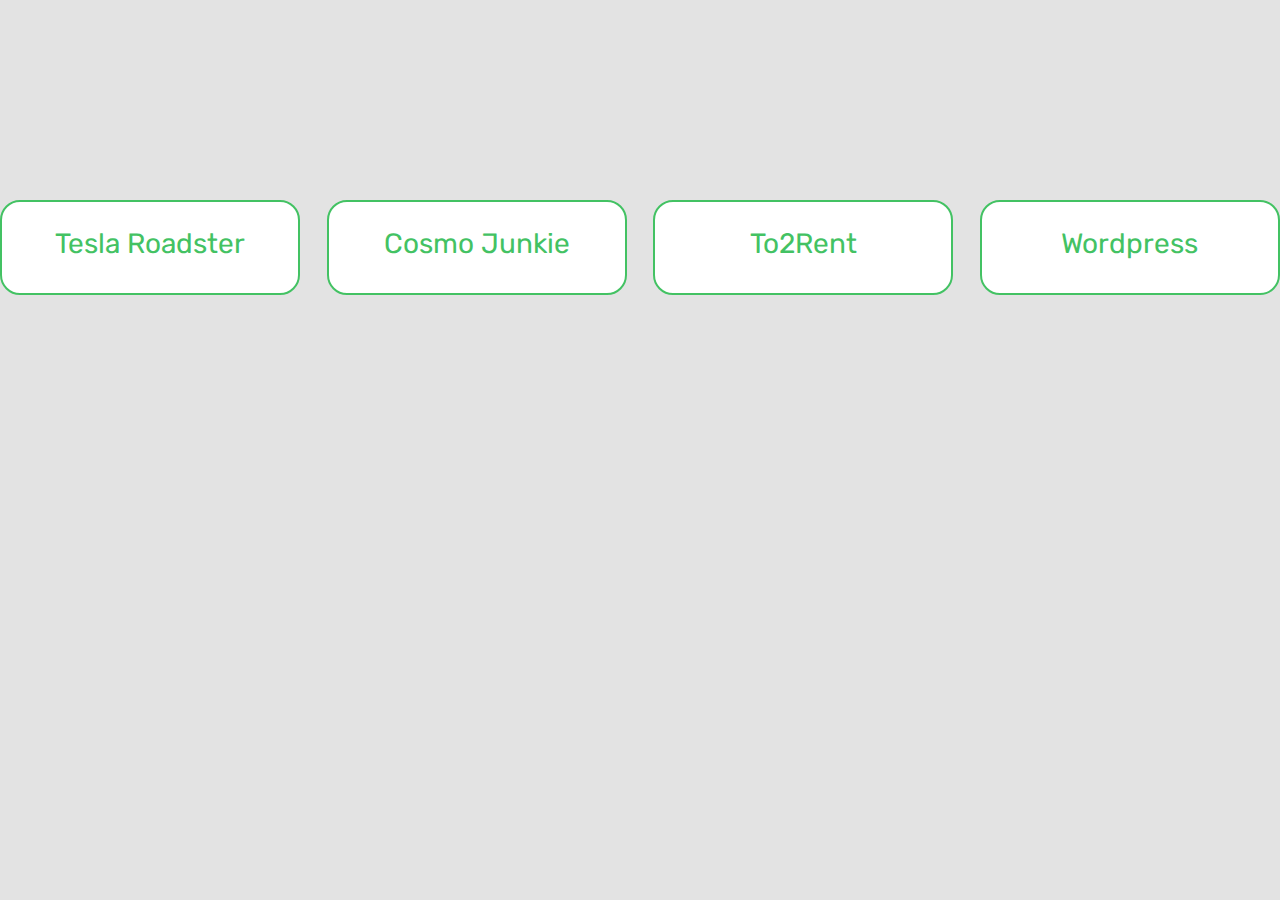
<file: index.html>
<!DOCTYPE html>
<html lang="en">
<head>
    <meta charset="UTF-8">
    <meta name="viewport" content="width=device-width, initial-scale=1.0">
    <link href="https://fonts.googleapis.com/css2?family=Rubik&display=swap" rel="stylesheet">
    <link rel="stylesheet" href="style.css">
    <title>Demo page</title>
</head>
<body>
    <div class="container">
        <div class="buttons__wrapper">
            <a class="btn btnSite1" href="pages/tesla/index.html">
                Tesla Roadster
            </a>
            <a class="btn btnSite2" href="pages/cosmo/index.html">
                Cosmo Junkie
            </a>
            <a class="btn btnSite3" href="pages/t2r/index.html">
                To2Rent
            </a>
            <a class="btn btnSite4" href="pages/wp/index.html">
                Wordpress
            </a>
        </div>
        
    </div>
</body>
</html>
</file>
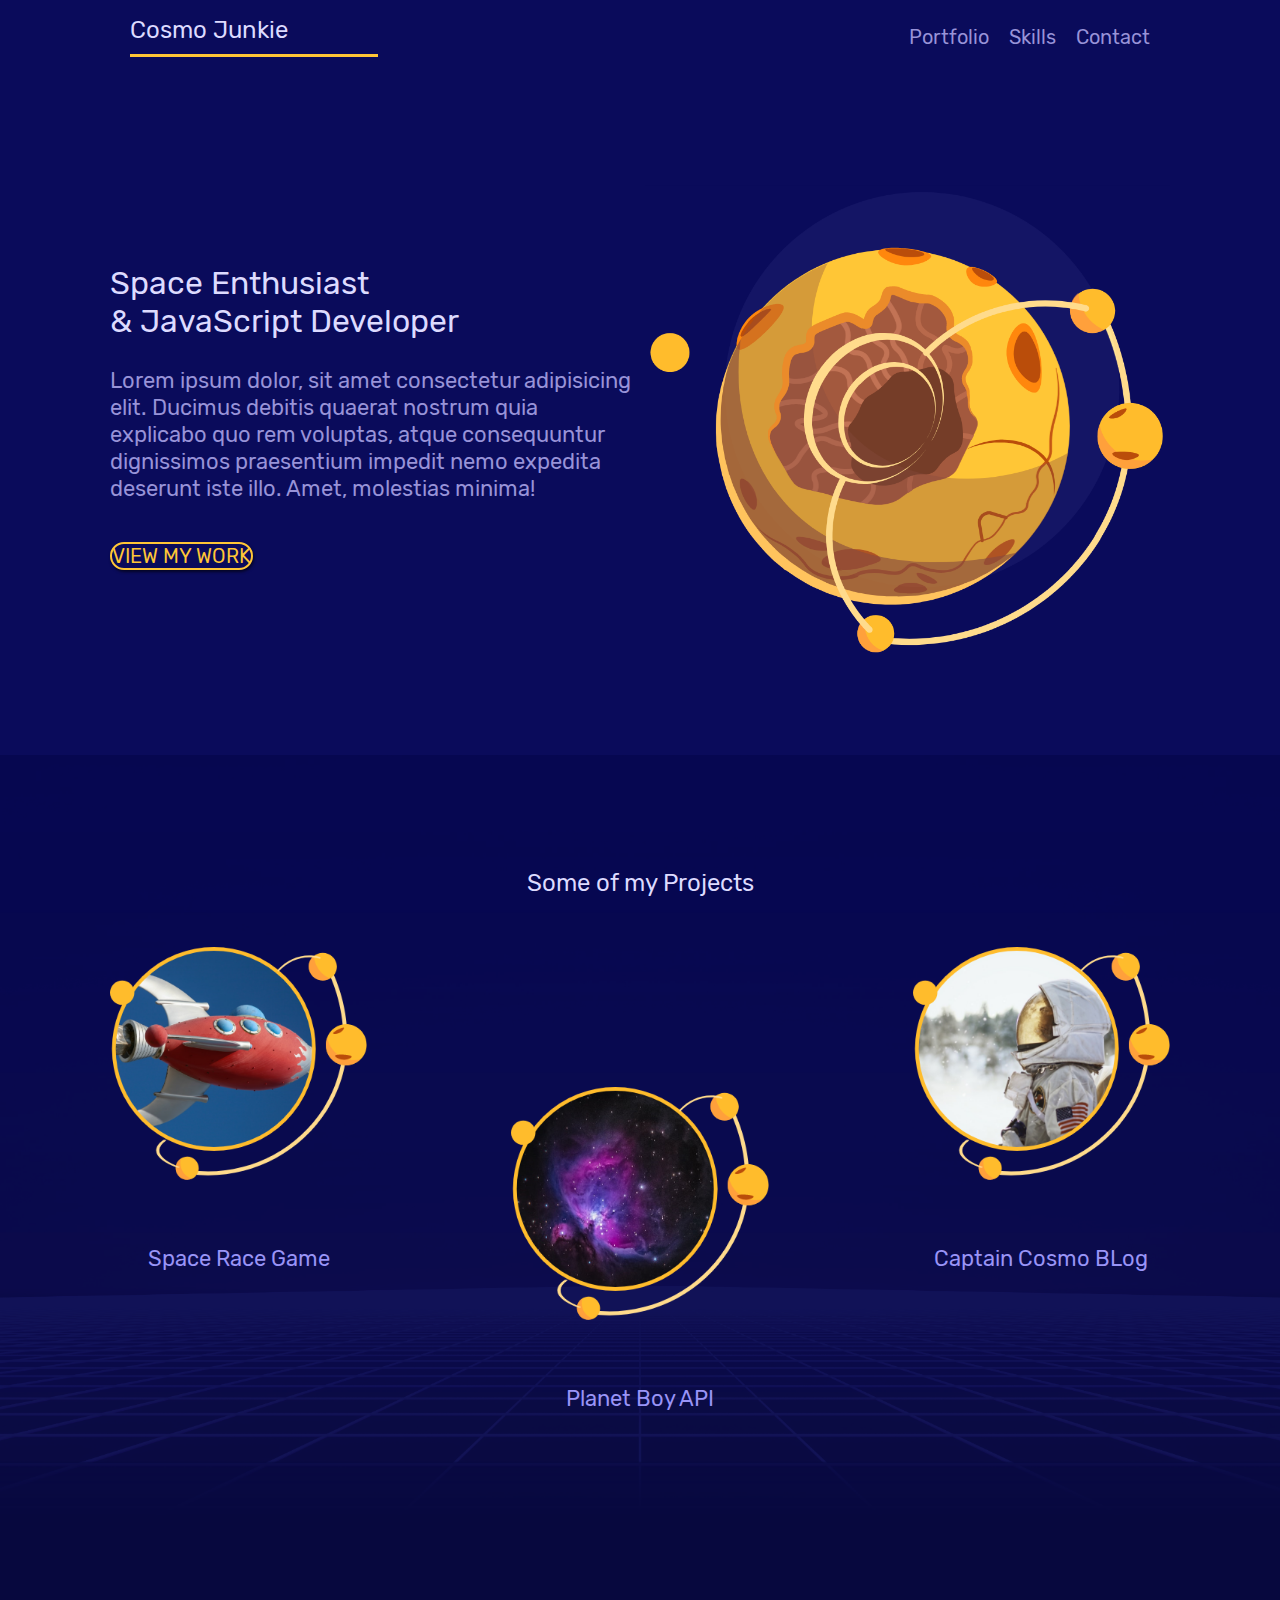
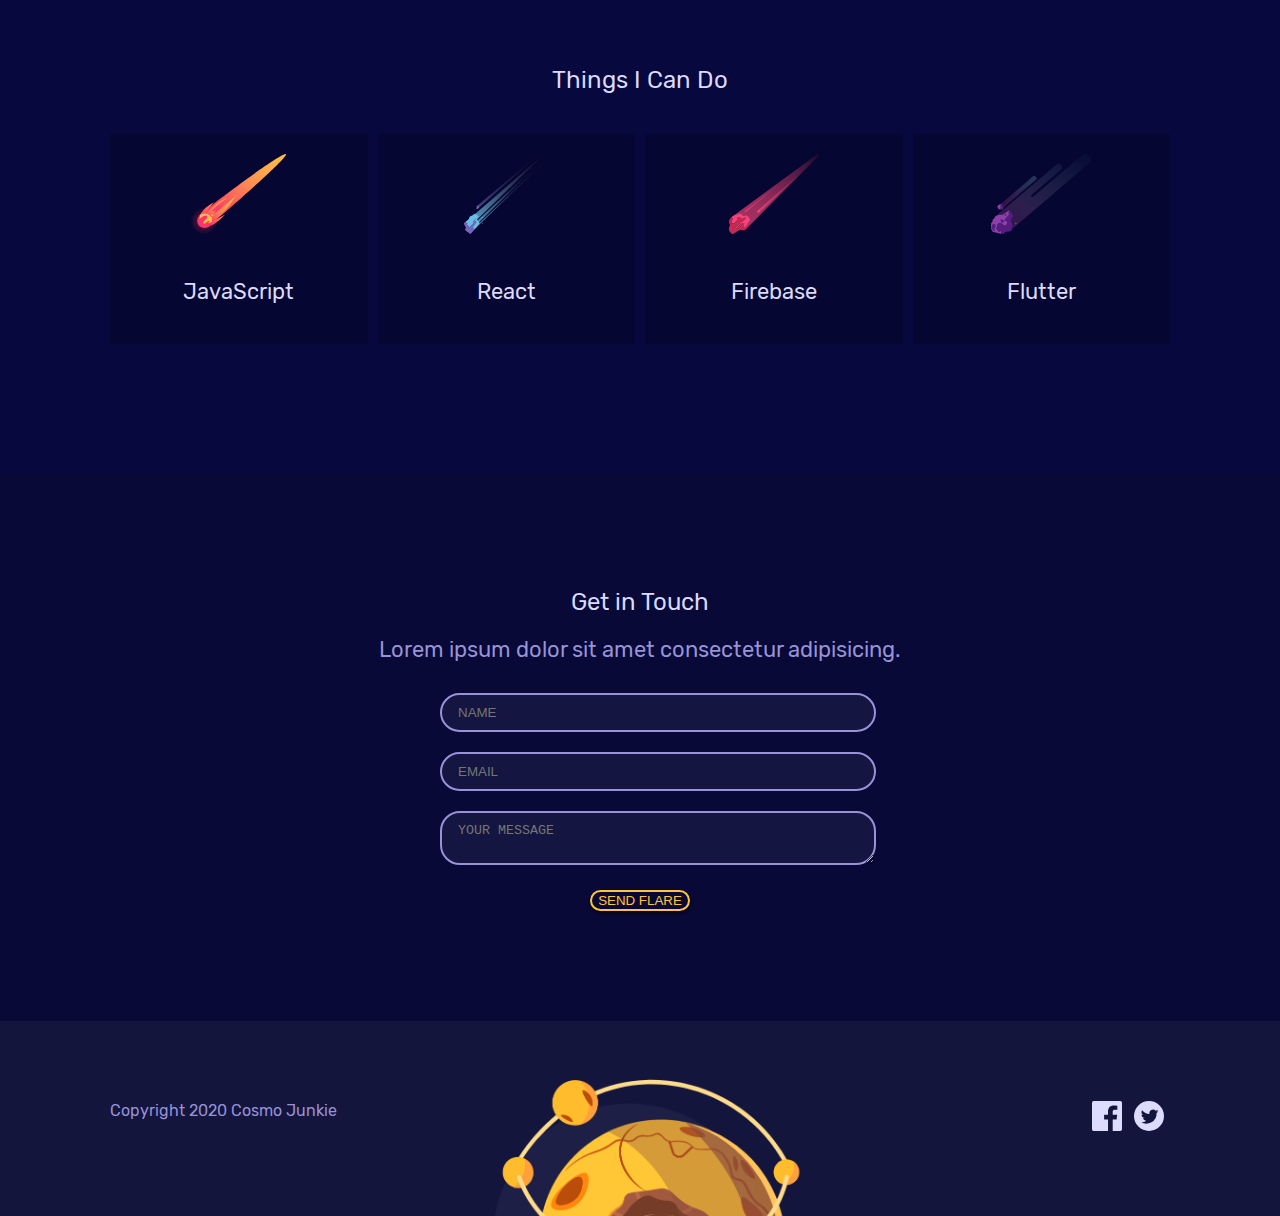
<file: pages/cosmo/index.html>
<!DOCTYPE html>
<html lang="en">

<head>
    <meta charset="UTF-8">
    <meta name="viewport" content="width=device-width, initial-scale=1.0">
    <link rel="stylesheet" href="style.css">
    <title>Cosmo Junkie</title>
</head>

<body>
    <nav class="site-nav grid">
        <h1>Cosmo Junkie</h1>
        <ul>
            <li><a href="#portfolio">Portfolio</a></li>
            <li><a href="#skills">Skills</a></li>
            <li><a href="#contact">Contact</a></li>
        </ul>
    </nav>

    <section id="welcome" class="grid">
        <div class="welcome-text">
            <h2>Space Enthusiast<br/>& JavaScript Developer </h2>
            <p class="leading">Lorem ipsum dolor, sit amet consectetur adipisicing elit. Ducimus debitis quaerat nostrum quia explicabo quo rem voluptas, atque consequuntur dignissimos praesentium impedit nemo expedita deserunt iste illo. Amet, molestias minima!</p>
            <a href="#portfolio" class="button">View my work</a>

        </div>
        <div class="welcome-img">
            <img src="assets/banner_image.png" alt="pic of planet">
        </div>
    </section>

    <section id="portfolio">
        <h3>Some of my Projects</h3>
        <div class="projects grid">
            <a href="">
                <img src="assets/project_1.png" alt="space race img">
                <h4>Space Race Game</h4>
            </a>
            <a href="">
                <img src="assets/project_2.png" alt="planet boy img">
                <h4>Planet Boy API</h4>
            </a>
            <a href="">
                <img src="assets/project_3.png" alt="captain cosmo blog img">
                <h4>Captain Cosmo BLog</h4>
            </a>
        </div>
    </section>
    <section id="skills">
        <h3>Things I Can Do</h3>
        <ul class="grid">
            <li>
                <img src="assets/comet_1.svg" alt="comet 1 svg">
                <h4>JavaScript</h4>
            </li>
            <li>
                <img src="assets/comet_2.svg" alt="comet 2 svg">
                <h4>React</h4>
            </li>
            <li>
                <img src="assets/comet_3.svg" alt="comet 3 svg">
                <h4>Firebase</h4>
            </li>
            <li>
                <img src="assets/comet_4.svg" alt="comet 4 svg">
                <h4>Flutter</h4>
            </li>
        </ul>
    </section>

    <section id="contact">
        <h3>Get in Touch</h3>
        <p class="leading">Lorem ipsum dolor sit amet consectetur adipisicing.</p>
        <form>
            <input type="text " placeholder="NAME " />
            <input type="email " placeholder="EMAIL " />
            <textarea placeholder="YOUR MESSAGE "></textarea>
            <button class="button ">Send Flare</button>
        </form>

    </section>

    <footer>
        <div class="grid ">
            <p class="copyright ">Copyright 2020 Cosmo Junkie</p>
            <ul class="social ">
                <li>
                    <a href=" "><img src="assets/icon_fb.svg " alt="fb "></a>
                </li>
                <li>
                    <a href=" "><img src="assets/icon_tw.svg " alt="twitter "></a>
                </li>
            </ul>
        </div>
    </footer>
</body>

</html>
</file>
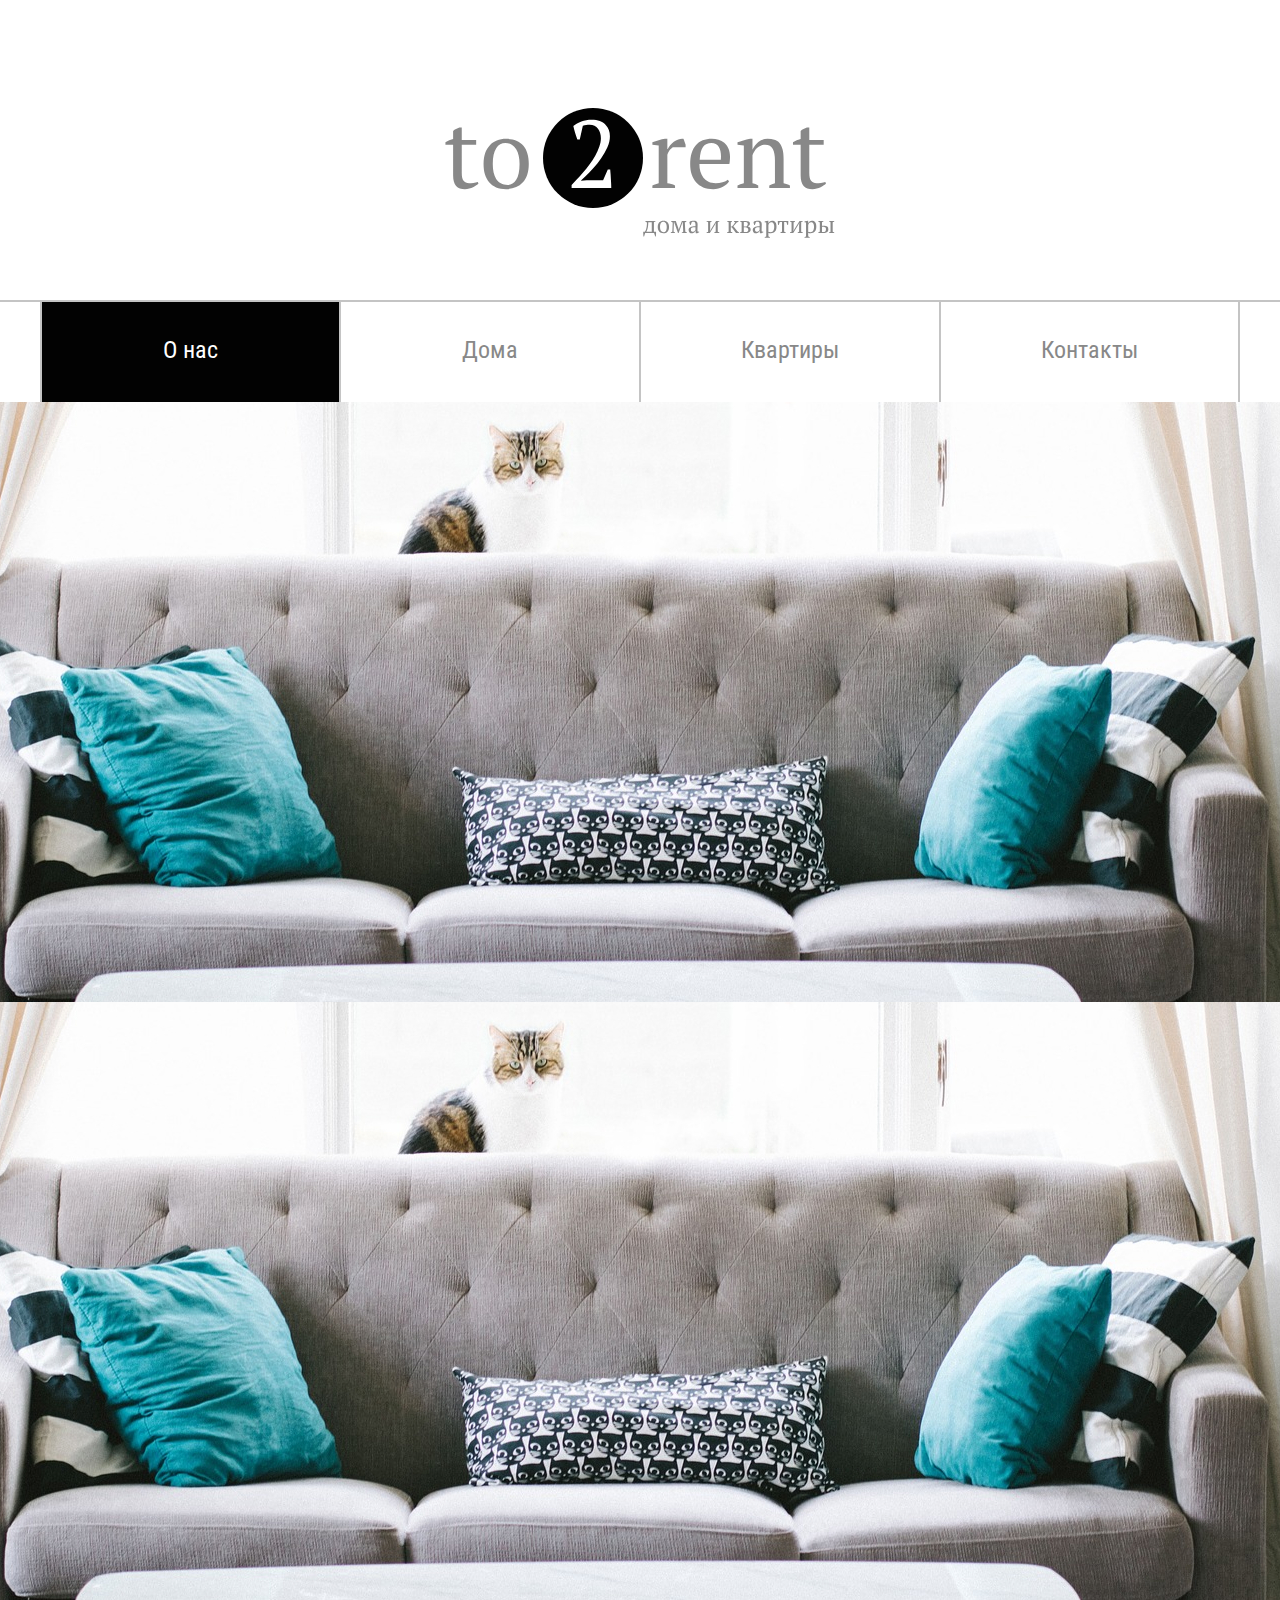
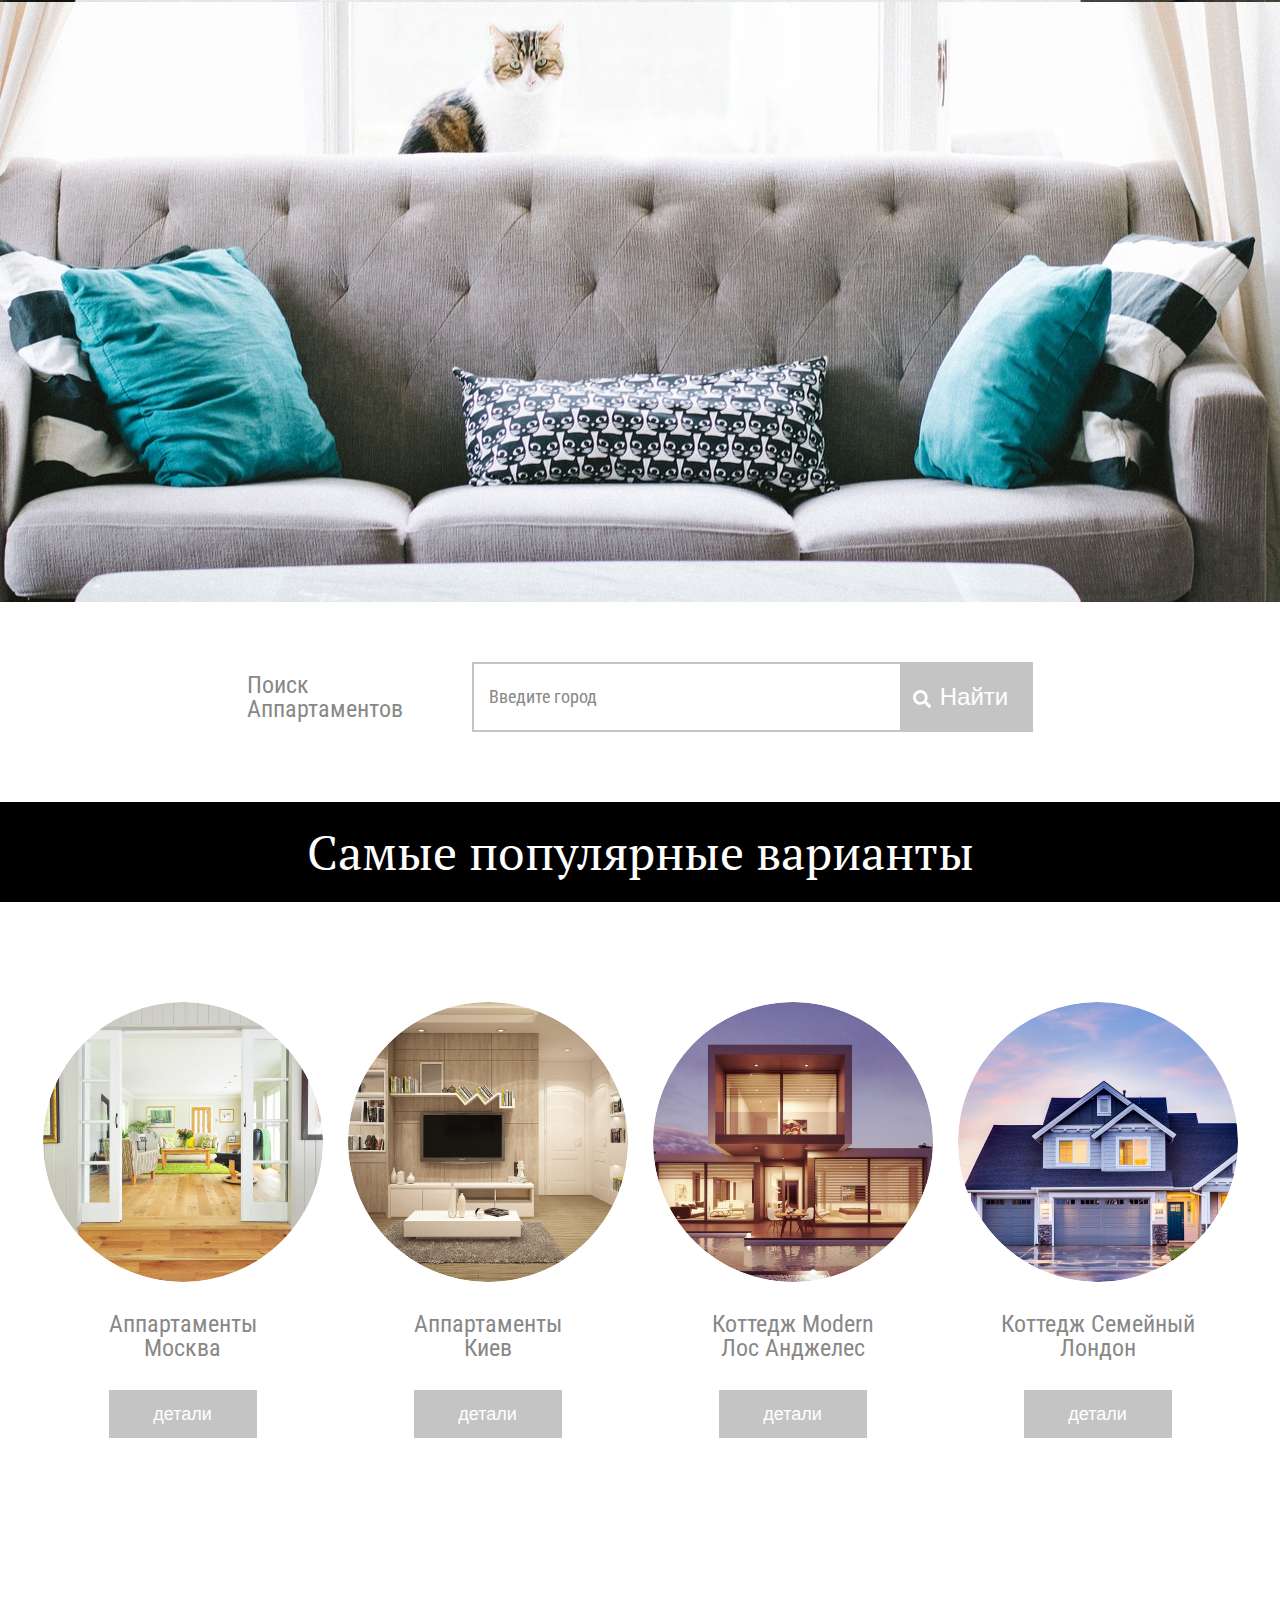
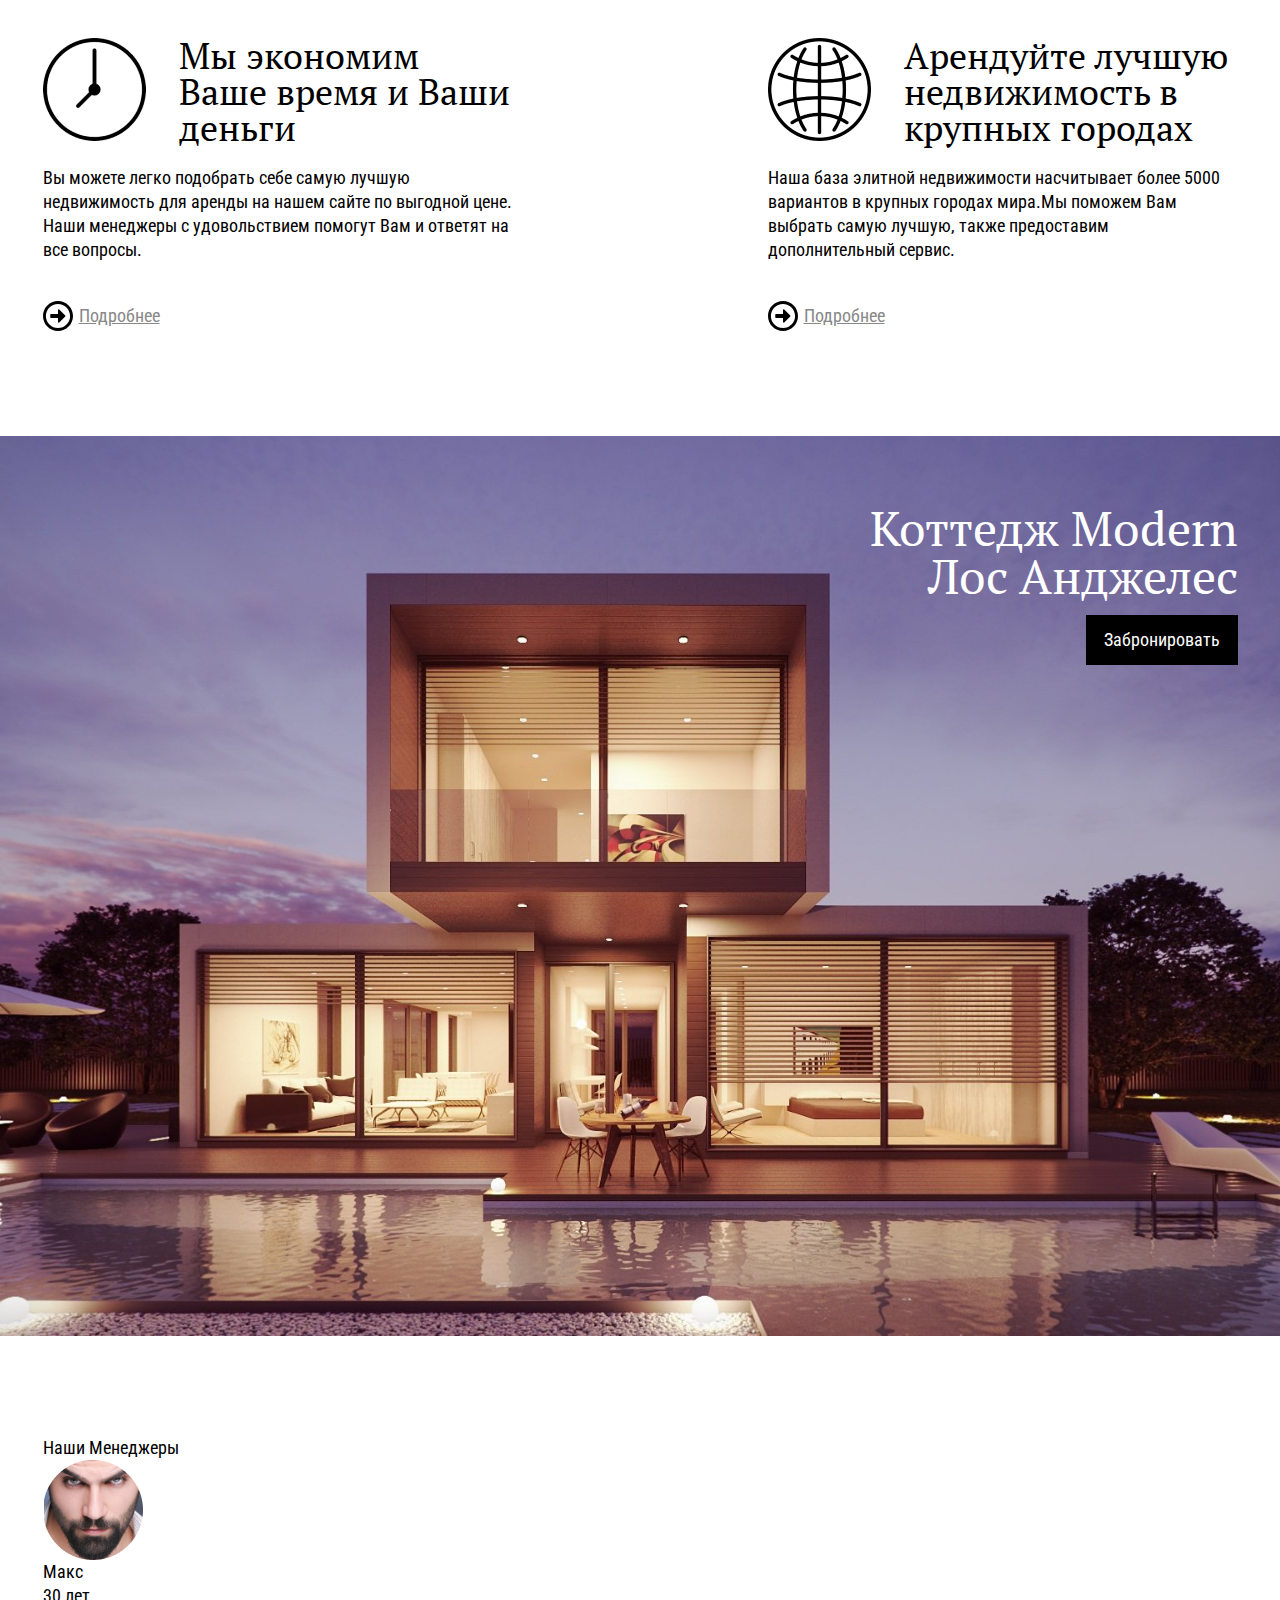
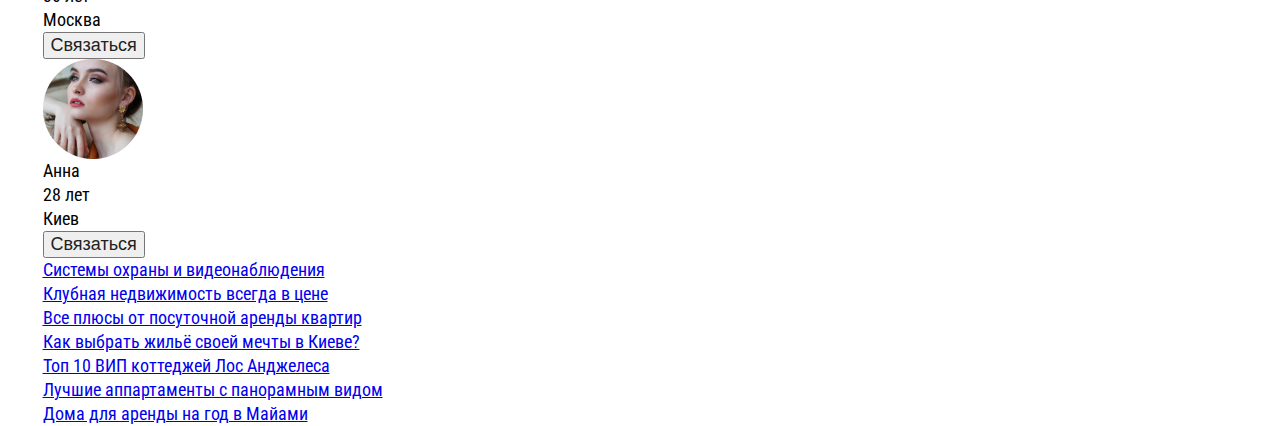
<file: pages/t2r/index.html>
<!DOCTYPE html>
<html lang="en">

<head>
    <meta charset="UTF-8">
    <meta name="viewport" content="width=device-width, initial-scale=1.0">
    <link href="https://fonts.googleapis.com/css?family=PT+Serif|Roboto+Condensed&display=swap&subset=cyrillic" rel="stylesheet">
    <link rel="stylesheet" href="css/reset.css">
    <link rel="stylesheet" href="css/slick.css">
    <link rel="stylesheet" href="css/style.css">
    <title>Document</title>
</head>

<body>
    <header class="header">
        <div class="logo header__logo">
            <a href="#" class="logo__link">
                <img class="logo__link-img" src="images/logo.svg" alt="logo">
            </a>
        </div>
        <nav class="menu">
            <ul class="menu__list">
                <li class="menu__list-item">
                    <a class="menu__list-link menu__list-link--active" href="#">О нас</a>
                </li>
                <li class="menu__list-item">
                    <a class="menu__list-link" href="#">Дома</a>
                </li>
                <li class="menu__list-item">
                    <a class="menu__list-link" href="#">Квартиры</a>
                </li>
                <li class="menu__list-item">
                    <a class="menu__list-link" href="#">Контакты</a>
                </li>
            </ul>
        </nav>
    </header>
    <section class="slider">
        <div class="slider__item" style="background-image: url(images/slide_1.jpg);"></div>
        <div class="slider__item" style="background-image: url(images/slide_1.jpg);"></div>
        <div class="slider__item" style="background-image: url(images/slide_1.jpg);"></div>
    </section>
    <section class="search">

        <div class="search__inner">
            <form class="search__form">
                <label class="search__form-label">Поиск Аппартаментов</label>
                <input type="text" placeholder="Введите город" class="search__form-input">
                <button type="submit" class="search__form-btn">Найти</button>
            </form>
        </div>

    </section>

    <section class="popular">

        <div class="popular__inner">
            <div class="popular__inner-header">Самые популярные варианты</div>
            <div class="container">
                <div class="popular__items">
                    <div class="popular__item">
                        <div class="popular__item-preview" style="background-image: url(images/preview_1.jpg);"></div>
                        <div class="popular__item-name">Аппартаменты<br>Москва
                        </div>
                        <button class="popular__item-btn">детали</button>

                    </div>
                    <div class="popular__item">
                        <div class="popular__item-preview" style="background-image: url(images/preview_2.jpg);"></div>
                        <div class="popular__item-name">Аппартаменты<br>Киев
                        </div>
                        <button class="popular__item-btn">детали</button>

                    </div>
                    <div class="popular__item">
                        <div class="popular__item-preview" style="background-image: url(images/preview_3.jpg);"></div>
                        <div class="popular__item-name">Коттедж Modern<br>Лос Анджелес</div>
                        <button class="popular__item-btn">детали</button>

                    </div>
                    <div class="popular__item">
                        <div class="popular__item-preview" style="background-image: url(images/preview_4.jpg);"></div>
                        <div class="popular__item-name">Коттедж Семейный<br>Лондон
                        </div>
                        <button class="popular__item-btn">детали</button>

                    </div>
                </div>
            </div>
        </div>

    </section>

    <section class="advantages">
        <div class="container">
            <div class="advantages__inner">
                <div class="advantages__card">
                    <h4 class="advantages__card__title advantages__card__title-icon-1">Мы экономим Ваше время и Ваши деньги</h4>
                    <p class="advantages__card__text">Вы можете легко подобрать себе самую лучшую недвижимость для аренды на нашем сайте по выгодной цене. Наши менеджеры с удовольствием помогут Вам и ответят на все вопросы.</p>
                    <a class="advantages__card__link" href="#">Подробнее</a>
                </div>
                <div class="advantages__card">
                    <h4 class="advantages__card__title advantages__card__title-icon-2">Арендуйте лучшую недвижимость в крупных городах</h4>
                    <p class="advantages__card__text">Наша база элитной недвижимости насчитывает более 5000 вариантов в крупных городах мира.Мы поможем Вам выбрать самую лучшую, также предоставим дополнительный сервис.</p>
                    <a class="advantages__card__link" href="#">Подробнее</a>
                </div>
            </div>
        </div>
    </section>
    <section class="reserve" style="background-image: url(images/house_LA.jpg);">
        <div class="container">
            <div class="reserve__title">Коттедж Modern Лос Анджелес
            </div>
            <a class="reserve__link" href="#">Забронировать</a>

        </div>
    </section>

    <section class="about">
        <div class="container">
            <div class="about__inner">
                <div class="about__managers">
                    <h4 class="managers__title">Наши Менеджеры</h4>
                    <div class="managers__items">
                        <div class="managers__item">
                            <img src="images/manager1.jpg" alt="">
                            <ul class="managers__list">
                                <li class="managers__name">Макс</li>
                                <li class="managers__age">30 лет</li>
                                <li class="managers__location">Москва</li>
                            </ul>
                            <button class="managers__btn">Связаться</button>
                        </div>
                        <div class="managers__item">
                            <img src="images/manager2.jpg" alt="">
                            <ul class="managers__list">
                                <li class="managers__name">Анна</li>
                                <li class="managers__age">28 лет</li>
                                <li class="managers__location">Киев</li>
                            </ul>
                            <button class="managers__btn">Связаться</button>
                        </div>
                    </div>
                </div>

                <div class="blog">
                    <ul class="blog__list">
                        <li class="blog__item">
                            <a href="#" class="blog__link">Системы охраны и видеонаблюдения</a>
                        </li>
                        <li class="blog__item">
                            <a href="#" class="blog__link">Клубная недвижимость всегда в цене</a>
                        </li>
                        <li class="blog__item">
                            <a href="#" class="blog__link">Все плюсы от посуточной аренды квартир</a>
                        </li>
                        <li class="blog__item">
                            <a href="#" class="blog__link">Как выбрать жильё своей мечты в Киеве?</a>
                        </li>
                        <li class="blog__item">
                            <a href="#" class="blog__link">Топ 10 ВИП коттеджей Лос Анджелеса</a>
                        </li>
                        <li class="blog__item">
                            <a href="#" class="blog__link">Лучшие аппартаменты с панорамным видом</a>
                        </li>
                        <li class="blog__item">
                            <a href="#" class="blog__link">Дома для аренды на год в Майами</a>
                        </li>
                    </ul>
                </div>
                <div class="about__reviews"></div>
            </div>
        </div>
    </section>


    <script src="https://code.jquery.com/jquery-3.4.1.slim.min.js" integrity="sha256-pasqAKBDmFT4eHoN2ndd6lN370kFiGUFyTiUHWhU7k8=" crossorigin="anonymous"></script>
    <script src="js/slick.min.js"></script>
    <script src="js/main.js"></script>
</body>

</html>
</file>
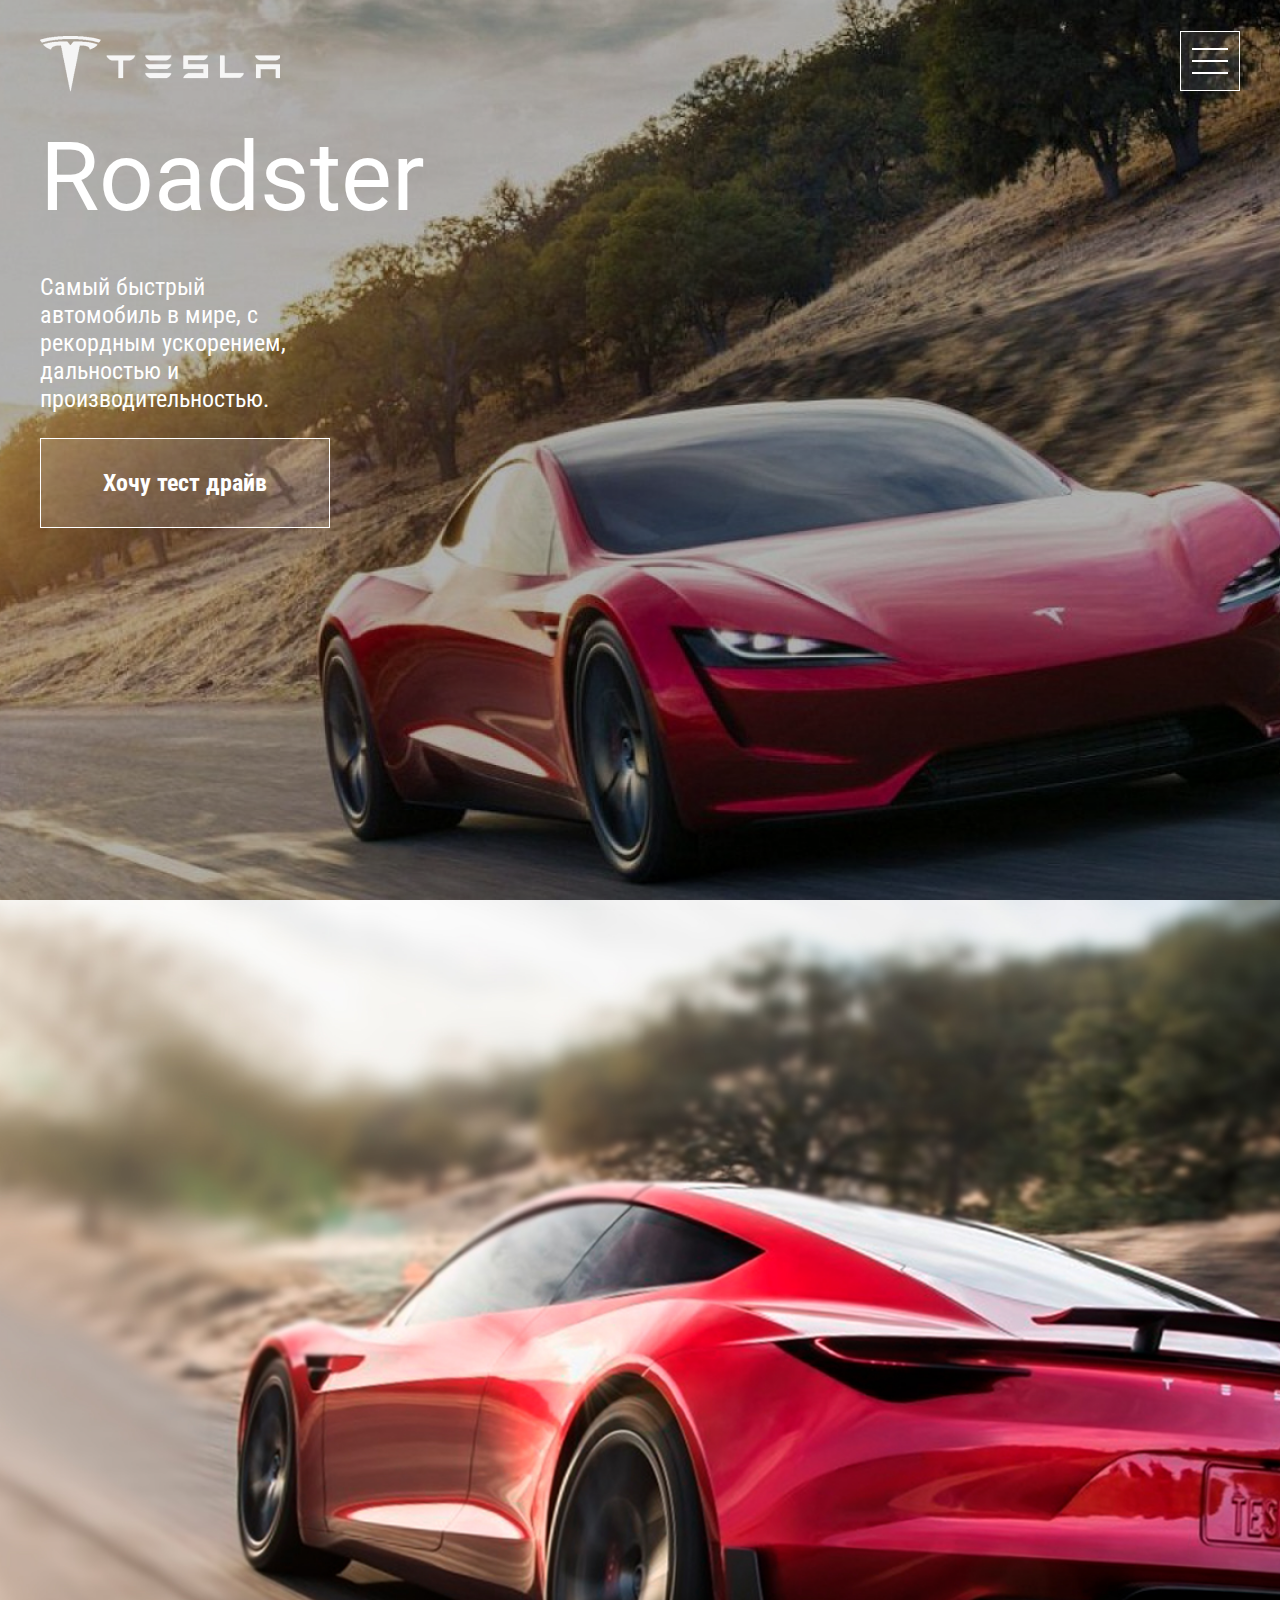
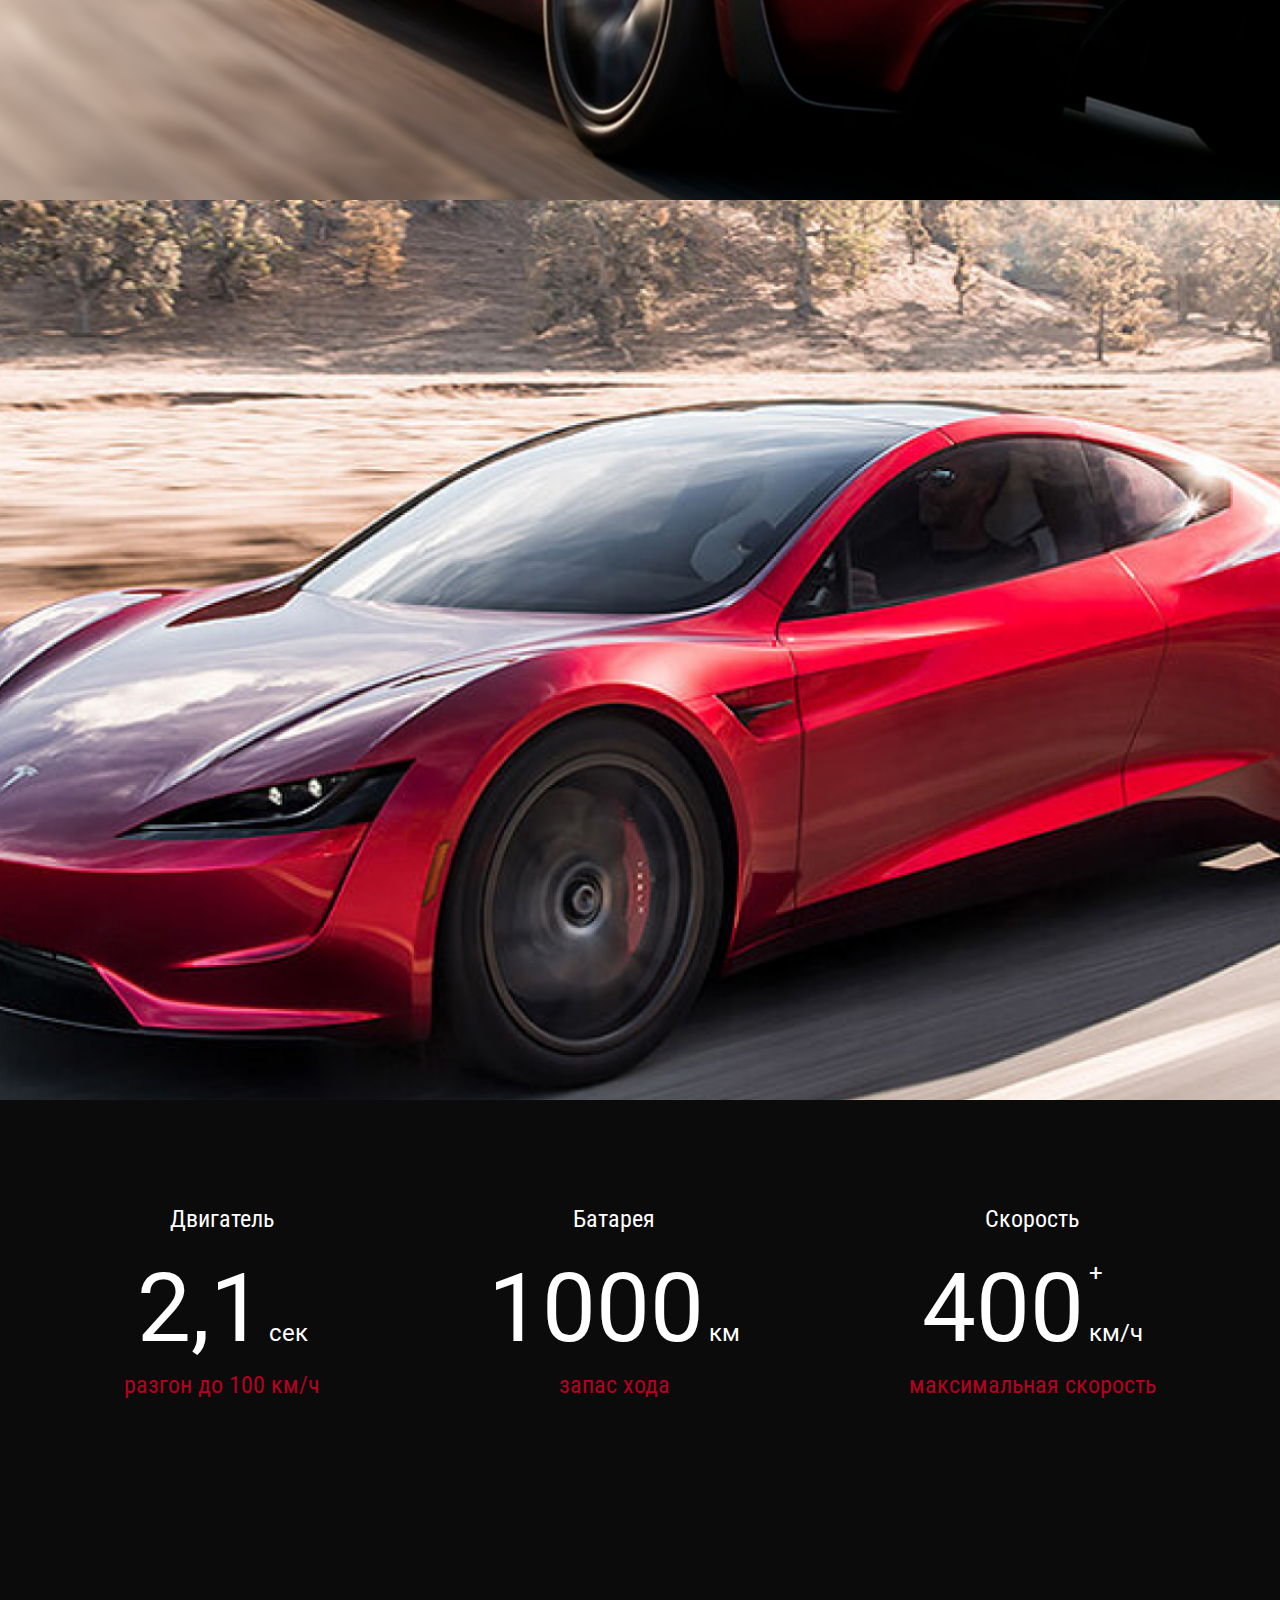
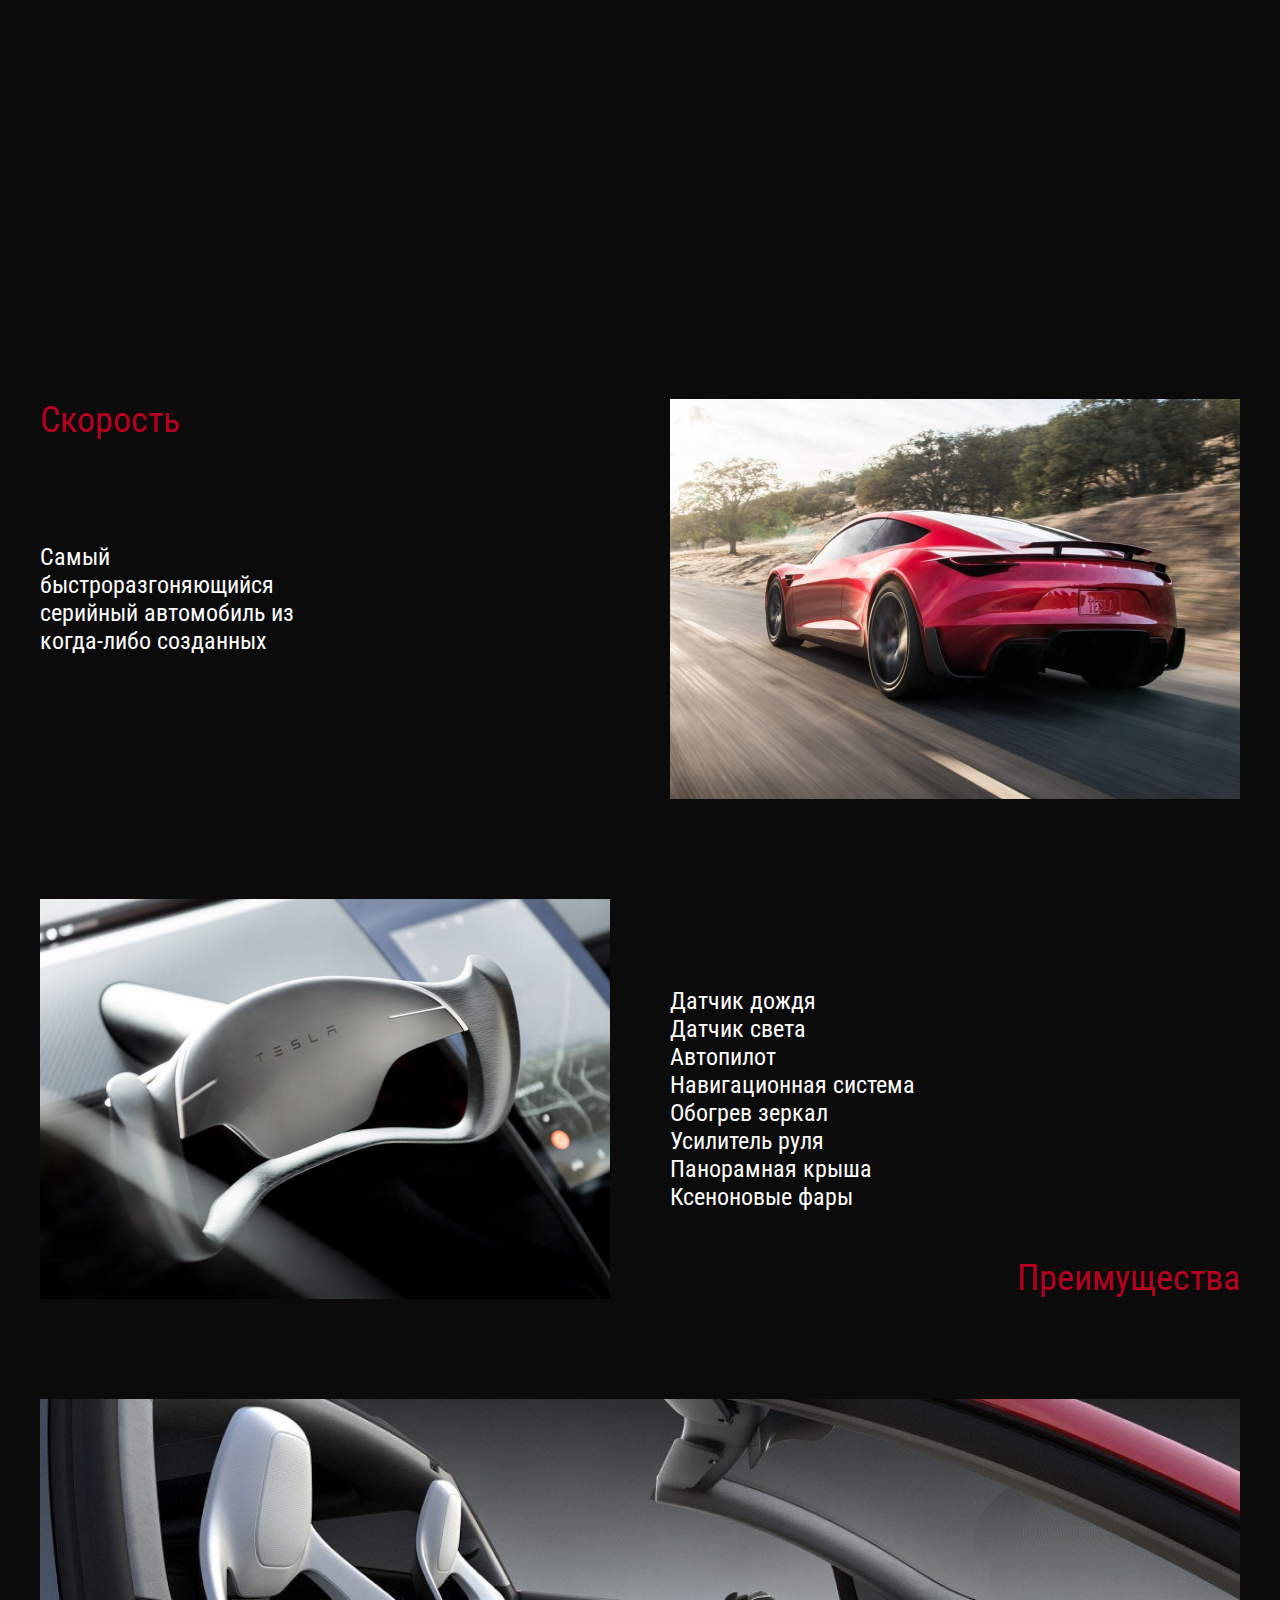
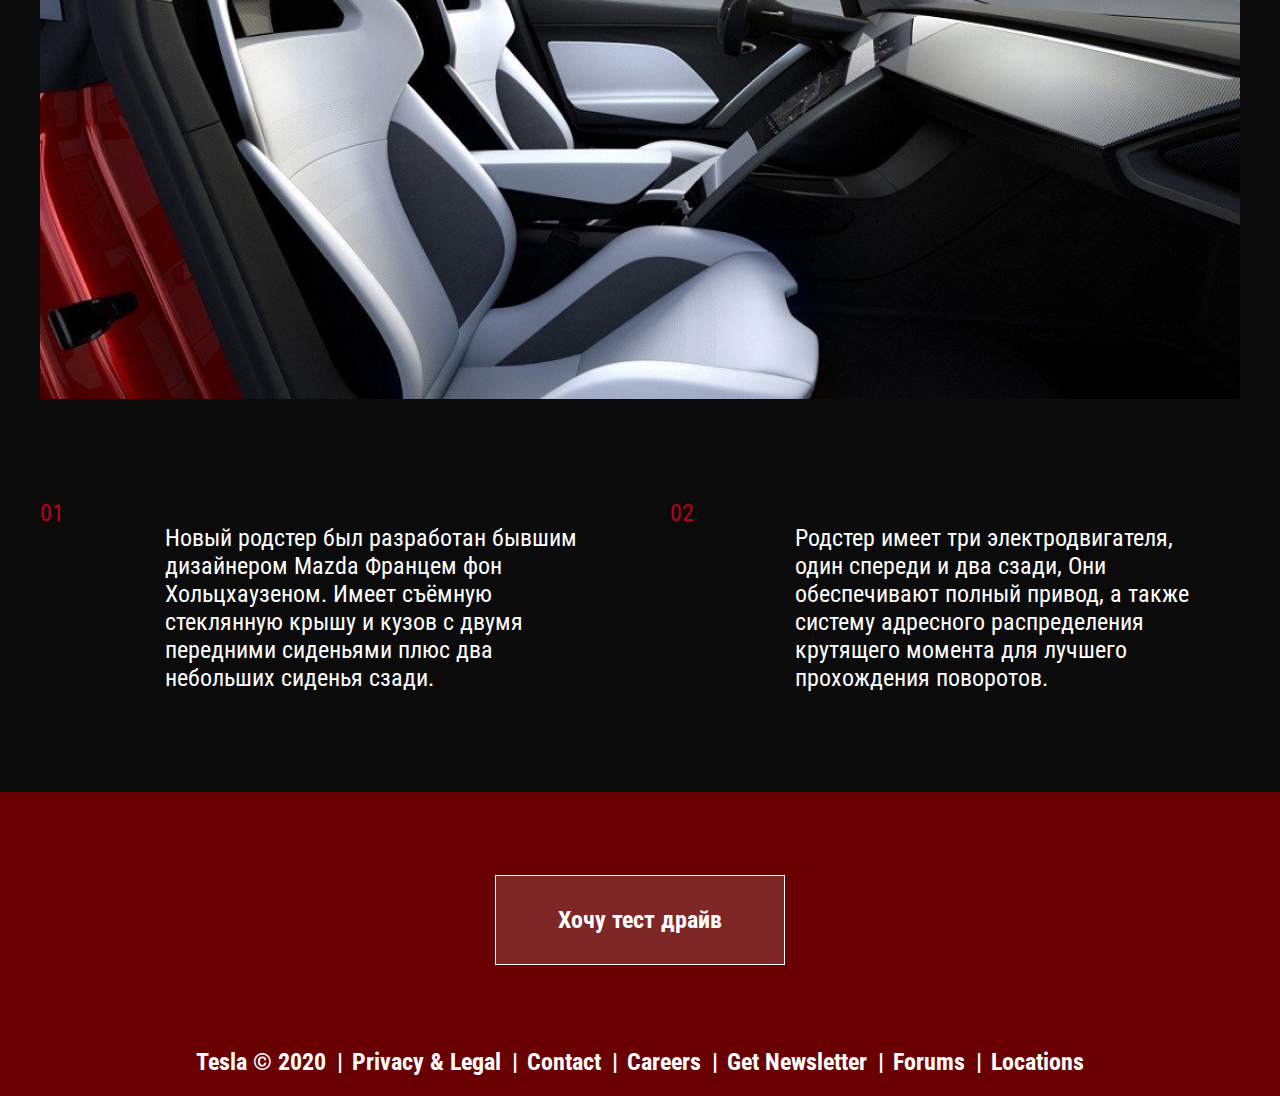
<file: pages/tesla/index.html>
<html lang="ru">

<head>
    <meta charset="UTF-8">
    <meta name="viewport" content="width=device-width, initial-scale=1.0">
    <title>Tesla Roadster</title>
    <link href="https://fonts.googleapis.com/css?family=Roboto|Roboto+Condensed:400,700&display=swap&subset=cyrillic" rel="stylesheet">
    <link rel="stylesheet" href="css/reset.css">
    <link rel="stylesheet" href="css/slick.css">
    <link rel="stylesheet" href="css/style.css">
</head>

<body>
    <header class="header">
        <div class="container">
            <div class="header-top">
                <div class="logo">
                    <a href="#">
                        <img src="images/logo.png" alt="tesla logo">
                    </a>
                </div>
                <div class="header-btn">
                    <div></div>
                    <div></div>
                    <div></div>
                </div>

            </div>
            <div class="header-content">
                <h1 class="header-content__title">Roadster</h1>
                <div class="header-content__text">Самый быстрый автомобиль в мире, с рекордным ускорением, дальностью и производительностью.</div>
                <a href="#" class="button">
                    Хочу тест драйв
                </a>
            </div>


        </div>

    </header>
    <nav class="menu">
        <div class="container container-menu">
            <div class="close-btn">

            </div>
            <div class="menu__list">
                <ul>
                    <li><a href="#">Узнать цену</a></li>
                    <li><a href="#">Характеристики</a></li>
                    <li><a href="#">Тест Драйв</a></li>
                    <li><a href="#">Новости</a></li>
                    <li><a href="#">Контакты</a></li>
                </ul>
            </div>
        </div>

    </nav>
    <section class="slider-top">
        <div class="slider">
            <div class="slider__item" style="background-image: url(images/slide_1.jpg);"></div>
            <div class="slider__item" style="background-image: url(images/slide_2.jpg);"></div>
            <div class="slider__item" style="background-image: url(images/slide_3.jpg);"></div>
        </div>
    </section>
    <section class="stats">
        <div class="container">
            <div class="stats-items">
                <div class="stats-item">
                    <div class="stats-item__title">Двигатель</div>
                    <div class="stats-item__value">2,1<span>сек</span></div>
                    <div class="stats-item__descr">разгон до 100 км/ч</div>
                </div>
                <div class="stats-item">
                    <div class="stats-item__title">Батарея</div>
                    <div class="stats-item__value">1000<span>км</span></div>
                    <div class="stats-item__descr">запас хода</div>
                </div>
                <div class="stats-item">
                    <div class="stats-item__title">Скорость</div>
                    <div class="stats-item__value stats-item__value--speed">400<span>км/ч</span></div>
                    <div class="stats-item__descr">максимальная скорость</div>
                </div>
            </div>
        </div>
    </section>
    <section class="video">
        <div class="container">
            <iframe width="100%" height="400" src="https://www.youtube.com/embed/tw4jkyfY4HE" frameborder="0" allow="accelerometer; autoplay; encrypted-media; gyroscope; picture-in-picture" allowfullscreen></iframe>

        </div>
    </section>
    <section class="advantages">
        <div class="container">
            <div class="advantages-inner">
                <div class="advantages-inner__row">

                    <div class="advantages-descr">
                        <div class="advanteges__title">
                            Скорость
                        </div>
                        <div class="advantages__text">
                            Самый быстроразгоняющийся серийный автомобиль из когда-либо созданных
                        </div>
                    </div>

                    <div class="advantages__img">
                        <img src="images/image_2.jpg" alt="">
                    </div>
                </div>

                <div class="advantages-inner__row advantages-inner__row--mobile">
                    <div class="advantages__img">
                        <img src="images/image_3.jpg" alt="">
                    </div>

                    <div class="advantages-descr">
                        <div class="advantages__text">
                            <ul>
                                <li>Датчик дождя</li>
                                <li>Датчик света</li>
                                <li>Автопилот</li>
                                <li>Навигационная система</li>
                                <li>Обогрев зеркал</li>
                                <li>Усилитель руля</li>
                                <li>Панорамная крыша</li>
                                <li>Ксеноновые фары</li>
                            </ul>

                        </div>
                        <div class="advanteges__title advanteges__title--bottom">Преимущества</div>
                    </div>
                </div>
            </div>
        </div>
    </section>
    <section class="design">
        <div class="container">
            <div class="design__images">
                <img src="images/image_4.jpg" alt="">
            </div>
            <div class="design-row">
                <div class="design-row__item">
                    <div class="design-row__item-num">01</div>
                    <div class="design-row__item-text">
                        Новый родстер был разработан бывшим дизайнером Mazda Францем фон Хольцхаузеном. Имеет съёмную стеклянную крышу и кузов с двумя передними сиденьями плюс два небольших сиденья сзади.</div>
                </div>
                <div class="design-row__item">
                    <div class="design-row__item-num">02</div>
                    <div class="design-row__item-text">
                        Родстер имеет три электродвигателя, один спереди и два сзади, Они обеспечивают полный привод, а также систему адресного распределения крутящего момента для лучшего прохождения поворотов.</div>
                </div>
            </div>
        </div>
    </section>
    <footer class="footer">
        <div class="container">
            <div class="footer-btn">
                <a href="#" class="button">
                    Хочу тест драйв
                </a>
            </div>
            <div class="footer-copy">
                <ul>
                    <li>Tesla © 2020</li>
                    <li><a href="#">Privacy & Legal</a></li>
                    <li><a href="#">Contact</a></li>
                    <li><a href="#">Careers</a></li>
                    <li><a href="#">Get Newsletter</a></li>
                    <li><a href="#">Forums</a></li>
                    <li><a href="#">Locations</a></li>

                </ul>
            </div>
        </div>
    </footer>



    <script src="https://code.jquery.com/jquery-3.4.1.slim.min.js" integrity="sha256-pasqAKBDmFT4eHoN2ndd6lN370kFiGUFyTiUHWhU7k8=" crossorigin="anonymous"></script>
    <script src="js/slick.min.js"></script>
    <script src="js/main.js"></script>
</body>

</html>
</file>
<file: style.css>
*{
    box-sizing: border-box;
    margin: 0;
    padding: 0;
    text-decoration: none;
}

body{
    background-color: #e3e3e3;
    font-family: 'Rubik', sans-serif;
}

.container{
    max-width: 1400px;
    height: 100vh;
    margin: 0 auto;
    padding-top: 200px;
    
}
.buttons__wrapper{
    display: flex;
    justify-content: space-between;
    
}

.btn{
    width: 300px;
    height: 95px;
    border: 2px solid rgb(67, 194, 99);
    color: rgb(67, 194, 99);
    background-color: #fff;
    border-radius: 20px;
    text-align: center;
    padding-top: 25px;
    font-size: 28px;  
    transition: all .2s ease-in-out;
}

.btn:hover{
    transform: scale(1.1);
}
</file>
<file: pages/t2r/css/style.css>
* {
    box-sizing: border-box;
}


/* font-family: 'PT Serif', serif; */

body {
    font-size: 18px;
    line-height: 24px;
    font-family: 'Roboto Condensed', sans-serif;
    font-weight: 400;
    color: #000;
}

.header {
    text-align: center;
}

.container {
    max-width: 1195px;
    margin: 0 auto;
}

.header__logo {
    padding: 88px 0 60px;
}

.menu {
    border-top: 2px solid #C4C4C4;
}

.menu__list {
    display: flex;
    justify-content: center;
}

.menu__list-item {
    width: 300px;
}

.menu__list-link {
    font-family: 'Roboto Condensed', sans-serif;
    font-size: 24px;
    line-height: 28px;
    color: #888888;
    text-decoration: none;
    display: block;
    padding: 34px 10px 38px;
    border-left: 1px solid #c4c4c4;
    border-right: 1px solid #c4c4c4;
    transition: all .3s;
}

.menu__list-link--active,
.menu__list-link:hover {
    background-color: #020202;
    color: #fff;
}

.menu__list-item:first-child {
    border-left: 1px solid #c4c4c4;
}

.menu__list-item:last-child {
    border-right: 1px solid #c4c4c4;
}

.slider__item {
    min-height: 600px;
    background-repeat: no-repeat;
    background-position: top center;
    background-size: cover;
}

.slick-arrow {
    border: none;
    outline: none;
    background-color: transparent;
    position: absolute;
    top: 50%;
    z-index: 2;
    transform: translateY(-50%);
}

.slick-next {
    right: 20px;
}

.slick-prev {
    left: 20px;
}

.search__inner {
    padding: 60px 0 70px;
}

.search__form {
    display: flex;
    justify-content: center;
    align-items: center;
}

.search__form-label {
    font-size: 24px;
    line-height: 24px;
    color: #888888;
    margin-right: 69px;
    width: 156px;
}

.search__form-input {
    height: 70px;
    width: 430px;
    padding: 0 15px;
    border: 2px solid #c4c4c4;
    color: #888888;
    font-size: 18px;
}

.search__form-input::placeholder {
    color: #888;
    font-family: 'Roboto Condensed', sans-serif;
    font-size: 18px;
    line-height: 28px;
    font-weight: 400;
}

.search__form-btn {
    background: #C4C4C4;
    border: 2px solid #c4c4c4;
    font-size: 24px;
    line-height: 24px;
    padding: 21px 23px 21px 36px;
    padding-left: 36;
    color: #FFFFFF;
    position: relative;
}

.search__form-btn::before {
    content: '';
    position: absolute;
    height: 18px;
    width: 18px;
    background-image: url(../images/search_icon.svg);
    top: 26px;
    left: 9px;
}

.popular__inner {
    text-align: center;
}

.popular__inner-header {
    padding: 18px 15px;
    height: 100px;
    background-color: #000;
    font-family: 'PT Serif', serif;
    font-size: 48px;
    line-height: 64px;
    color: #FFFFFF;
}

.popular__items {
    margin-top: 100px;
    display: flex;
    justify-content: space-between;
    max-width: 1195px;
}

.popular__item {
    margin-right: 25px;
}

.popular__item:last-child {
    margin-right: 0;
}

.popular__item-preview {
    height: 280px;
    width: 280px;
    margin-bottom: 30px;
    object-fit: cover;
    border-radius: 50%;
}

.popular__item-name {
    font-size: 24px;
    line-height: 24px;
    color: #888888;
    margin-bottom: 30px;
}

.popular__item-btn {
    width: 148px;
    height: 48px;
    background-color: #c4c4c4;
    border: 2px solid #C4C4C4;
    outline: none;
    text-align: center;
    font-size: 18px;
    line-height: 24px;
    color: #FFFFFF;
    transition: all .3s;
}

.popular__item-btn:hover {
    background-color: #000;
}

.advantages {
    margin-top: 200px;
}

.advantages__inner {
    display: flex;
    justify-content: space-between;
}

.advantages__card {
    width: 470px;
}

.advantages__card__title {
    font-family: PT Serif;
    font-style: normal;
    font-weight: normal;
    font-size: 36px;
    line-height: 36px;
    margin-bottom: 20px;
    padding-left: 136px;
    position: relative;
}

.advantages__card__title::before {
    content: "";
    position: absolute;
    top: 0;
    left: 0;
    height: 103px;
    width: 103px;
}

.advantages__card__title-icon-1::before {
    background-image: url(../images/clock.png);
}

.advantages__card__title-icon-2::before {
    background-image: url(../images/planet.png);
}

.advantages__card__text {
    margin-bottom: 42px;
}

.advantages__card__link {
    color: #888;
    padding-left: 36px;
    position: relative;
    outline: none;
}

.advantages__card__link::before {
    content: "";
    position: absolute;
    left: 0;
    top: -4px;
    width: 30px;
    height: 30px;
    background-image: url(../images/arrow_bl.svg);
}

.reserve {
    margin-top: 108px;
    background-size: cover;
    background-repeat: no-repeat;
    background-position: center;
    min-height: 100vh;
    text-align: right;
}

.reserve__title {
    font-family: PT Serif;
    font-style: normal;
    font-weight: 400;
    font-size: 48px;
    line-height: 48px;
    max-width: 457px;
    margin-left: auto;
    padding-top: 68px;
    padding-bottom: 15px;
    color: #fff;
}

.reserve__link {
    text-decoration: none;
    background-color: #000;
    color: #fff;
    padding: 16px 18px;
    display: inline-block;
    line-height: 18px;
}

.about {
    margin-top: 100px;
}
</file>
<file: pages/tesla/css/style.css>
* {
        box-sizing: border-box;
    }
    
    a {
        color: #fff;
        text-decoration: none;
    }
    
    body {
        font-family: 'Roboto Condensed', sans-serif;
        font-size: 24px;
        font-weight: 400;
        line-height: 28px;
        color: #fff;
        background-color: #0b0b0b;
    }
    
    .header {
        height: 100vh;
        position: absolute;
        z-index: 5;
        background: rgba(0, 0, 0, 0.3);
        left: 0;
        right: 0;
    }
    
    .container {
        max-width: 1230px;
        padding: 0 15px;
        margin: 0 auto;
    }
    
    .header-top {
        display: flex;
        justify-content: space-between;
    }
    
    .logo {
        padding-top: 36px;
        margin-bottom: 29px;
    }
    
    .header-btn {
        border: 1px solid #fff;
        width: 60px;
        height: 60px;
        margin-top: 31px;
        background: rgba(255, 255, 255, 0.1);
        cursor: pointer;
        display: flex;
        flex-direction: column;
        align-items: center;
        justify-content: center;
    }
    
    .header-btn div {
        width: 36px;
        height: 2px;
        background-color: #fff;
        margin: 5px 0;
    }
    
    .header-content__title {
        font-family: 'Roboto', sans-serif;
        font-size: 96px;
        line-height: 112px;
        margin-bottom: 40px;
    }
    
    .header-content__text {
        width: 284px;
        margin-bottom: 25px;
    }
    
    .button {
        display: inline-block;
        font-weight: bold;
        background: rgba(255, 255, 255, 0.15);
        border: 1px solid #fff;
        padding: 30px 62px;
        transition: all .5s;
    }
    
    .button:hover {
        background: #770402cc;
    }
    
    .menu {
        background: #000;
        position: absolute;
        /* top: 0;
        left: -100%; */
        left: 0;
        top: -100%;
        width: 100%;
        z-index: 7;
        transition: all .5s;
    }
    
    .menu.active {
        /* left: 0; */
        top: 0;
    }
    
    .container-menu {
        position: relative;
    }
    
    .close-btn {
        width: 50px;
        height: 50px;
        position: absolute;
        right: 0;
        top: 31px;
        cursor: pointer;
        right: 15px;
    }
    
    .close-btn::after,
    .close-btn::before {
        content: "";
        width: 70px;
        height: 2px;
        background-color: #fff;
        position: absolute;
        transform-origin: left;
    }
    
    .close-btn::after {
        transform: rotate(45deg);
    }
    
    .close-btn::before {
        transform: rotate(-45deg);
        bottom: -1px;
    }
    
    .menu__list {
        height: 100vh;
        display: flex;
        align-items: center;
    }
    
    .menu__list a {
        font-weight: bold;
        font-size: 48px;
        line-height: 56px;
        padding: 30px 25px 14px 0;
        border-bottom: 3px solid #B70021;
        display: inline-block;
        min-width: 368px;
        transition: all .5s;
    }
    
    .menu__list a:hover {
        border-color: #fff;
        color: #B70021;
        transform: scale(1.2);
        margin-left: 37px;
    }
    
    .slider__item {
        height: 100vh;
        background-repeat: no-repeat;
        background-size: cover;
        background-position: center;
    }
    
    .slider .slick-dots button {
        width: 15px;
        height: 15px;
        border-radius: 50%;
        background-color: #0b0b0b;
        border: none;
        padding: 0;
        font-size: 0;
        cursor: pointer;
        outline: none;
    }
    
    .slider .slick-dots .slick-active button {
        background: #fff;
    }
    
    .slider .slick-dots li {
        display: inline-block;
        margin: 0 5px;
    }
    
    .slider .slick-dots {
        margin: -55px auto 0;
        position: relative;
        z-index: 6;
        padding: 0 15px;
        max-width: 1230px;
    }
    
    .stats {
        margin: 105px 0 100px;
    }
    
    .stats-items {
        display: flex;
        justify-content: space-around;
        text-align: center;
    }
    
    .stats-item__title {
        margin-bottom: 19px;
    }
    
    .stats-item__value {
        font-family: 'Roboto', sans-serif;
        font-size: 96px;
        line-height: 112px;
        margin-bottom: 7px;
    }
    
    .stats-item__value span {
        font-size: 24px;
        line-height: 28px;
        margin-left: 5px;
    }
    
    .stats-item__descr {
        color: #B70021;
    }
    
    .stats-item__value--speed span {
        display: inline-block;
        position: relative;
    }
    
    .stats-item__value--speed span::before {
        content: "+";
        position: absolute;
        top: -60px;
    }
    
    .video {
        margin-bottom: 100px;
    }
    
    .advantages-inner__row {
        margin-bottom: 100px;
        display: flex;
        justify-content: space-between;
        align-items: center;
        position: relative;
    }
    
    .advanteges__title {
        font-size: 36px;
        line-height: 42px;
        color: #B70021;
        position: absolute;
        top: 0;
    }
    
    .advantages__text {
        width: 303px;
    }
    
    .advantages-descr {
        max-width: 570px;
        width: 100%;
    }
    
    .advanteges__title--bottom {
        right: 0;
        bottom: 0;
        top: auto;
    }
    
    .design__images {
        margin-bottom: 100px;
    }
    
    .design-row {
        display: flex;
        justify-content: space-between;
        margin-bottom: 100px;
    }
    
    .design-row__item {
        max-width: 570px;
        width: 100%;
        padding-right: 15px;
        display: flex;
        justify-content: space-between;
    }
    
    .design-row__item-num {
        color: #B70021;
    }
    
    .design-row__item-text {
        max-width: 430px;
        padding-top: 25px;
    }
    
    .footer {
        background: #690102;
        padding: 83px 0 20px;
    }
    
    .footer-btn {
        text-align: center;
        margin-bottom: 83px;
    }
    
    .footer-btn .button:hover {
        background: #000;
    }
    
    .footer-copy {
        text-align: center;
        font-weight: 700;
    }
    
    .footer-copy li {
        display: inline-block;
        padding: 0 10px;
        position: relative;
    }
    
    .footer-copy li+li::before {
        content: "|";
        position: absolute;
        left: -5px;
    }
    
    @media(max-width: 1220px) {
        .advantages__text {
            padding-left: 20px;
        }
        .design__images img {
            width: 100%;
        }
    }
    
    @media(max-width: 1020px) {
        .design-row {
            display: block;
        }
        .design-row__item {
            max-width: 100%;
        }
        .design-row__item-text {
            max-width: 100%;
        }
        .design__images,
        .design-row {
            margin-bottom: 50px;
        }
        .design-row__item {
            margin-bottom: 30px;
            padding-right: 0;
        }
    }
    
    @media(max-width: 930px) {
        .advantages-inner__row {
            flex-wrap: wrap;
            justify-content: center;
        }
        .advanteges__title {
            position: static;
        }
        .advantages-descr {
            text-align: center;
        }
        .advantages__text {
            margin: 25px auto;
            padding-left: 0;
        }
        .advantages-inner__row--mobile .advantages-descr {
            order: -1;
            display: flex;
            flex-direction: column-reverse;
        }
    }
    
    @media(max-width: 820px) {
        .stats-items {
            flex-wrap: wrap;
        }
        .stats-item {
            padding: 50px;
        }
    }
    
    @media(max-width: 650px) {
        .advantages__img img {
            width: 100%;
        }
        .design-row__item-text {
            font-size: 20px;
        }
    }
    
    @media(max-width: 440px) {
        .header-content__title {
            font-size: 80px;
            margin-top: 20px;
            line-height: 90px;
        }
    }
    
    @media(max-width: 410px) {
        .logo img {
            width: 200px;
        }
        .header-content__title {
            font-size: 70px;
            margin-top: 20px;
            line-height: 85px;
        }
        .menu__list a {
            font-size: 30px;
            line-height: 44px;
            padding: 19px 10px 7px 0;
            display: block;
            min-width: 100%;
        }
        .menu__list ul {
            width: 100%;
        }
        .stats-item {
            padding: 25px 0;
        }
        .stats {
            margin: 110px 0 50px;
        }
        .button {
            padding: 20px 45px;
        }
        .video {
            margin-bottom: 50px;
        }
        .body {
            font-size: 20px;
            line-height: 24px;
        }
        .advantages__text {}
    }
</file>
<file: pages/cosmo/style.css>
/* variables */

:root {
    --primary: #ffc636;
    --secondary: #0a0b5b;
}


/* reset */

body,
p,
a,
ul,
li {
    margin: 0;
    padding: 0;
    text-decoration: none;
}

li {
    list-style-type: none;
}

body {
    background: var(--secondary);
    overflow-x: hidden;
    font-family: 'Rubik Regular';
}

.button {
    background: none;
    border: 2px solid var(--primary);
    color: var(--primary);
    pad: 6px 12px;
    border-radius: 20px;
    text-transform: uppercase;
    box-shadow: 1px 2px 3px rgba(0, 0, 0, 0.6);
    display: inline-block;
}

.button:hover {
    color: #222;
    background: var(--primary);
}

input,
textarea {
    background: rgba(255, 255, 255, 0.05);
    padding: 10px 16px;
    border-radius: 20px;
    border: 2px solid #9893d8;
    color: #f2f2f2;
}


/* base styles */


/* fonts */

@font-face {
    font-family: 'Rubik Regular';
    src: url('assets/fonts/Rubik-Regular.ttf');
}

h1,
h2,
h3,
h4 {
    color: #dddbff;
    font-weight: normal;
}

p,
a,
li {
    color: #9893d8;
}

h1,
h3 {
    font-size: 1.2em;
}

h2 {
    font-size: 1.6em;
}

h4 {
    font-size: 1.1em;
}

.leading {
    font-size: 1.1em;
}


/* mobile styles */

.grid {
    display: grid;
    grid-template-columns: repeat(8, 1fr);
    gap: 10px;
}

.site-nav {
    margin: 0 20px;
}

.site-nav ul {
    display: none;
}

.site-nav h1 {
    grid-column: 1/4;
    grid-row: 1;
    padding-bottom: 10px;
    border-bottom: 3px solid var(--primary);
}

#welcome {
    padding: 0 20px 20px 20px;
}

.welcome-text {
    grid-column: 1/6;
}

.welcome-img {
    grid-column: 6/9;
}

.welcome-img img {
    width: 200%;
}

.welcome-text a {
    margin: 20px 0;
}

#portfolio {
    background: url('assets/square_bg.png');
    background-size: cover;
    background-repeat: no-repeat;
    background-position: bottom;
    padding: 30px 20px;
}

#portfolio h3 {
    margin-bottom: 0;
    text-align: center;
}

.projects a {
    grid-column: 1/9;
    margin: 20px 0;
    display: flex;
}

.projects a * {
    margin: 0 20px;
    max-width: 40%;
    align-self: center;
}

.projects h4 {
    color: #9994f7;
}

#skills {
    padding: 30px 20px;
    background: #07083e;
}

#skills h3 {
    text-align: center;
}

#skills ul {
    margin: 40px 0;
}

#skills li {
    padding: 10px;
    background: rgba(0, 0, 0, 0.2);
    grid-column: span 4;
    text-align: center;
}

#skills img {
    height: 80px;
    margin: 10px auto;
}

#contact {
    padding: 30px 20px;
    background: #080936;
}

#contact h3,
#contact p {
    text-align: center;
    margin-bottom: 0;
}

#contact form {
    width: 80%;
    max-width: 400px;
    margin: 20px auto;
    text-align: center;
}

#contact input,
#contact textarea {
    width: 100%;
    margin: 10px 0;
}

#contact .button {
    margin-top: 10px;
}

footer {
    padding: 30px 20px;
    background-color: #14153d;
    background-image: url('assets/footer_image.png');
    background-size: 40%;
    background-repeat: no-repeat;
    background-position: top center;
}

footer .copyright {
    grid-column: 1/3;
    font-size: 0.8em;
}

footer .social {
    grid-column: 7/9;
    display: flex;
    justify-content: flex-end;
}

footer li {
    margin: 0 6px;
}

footer img {
    width: 20px;
}


/* small tablet styles */

@media screen and (min-width: 620px) {
    .welcome-text {
        grid-column: 1/5;
    }
    .welcome-img {
        grid-column: 5/9;
    }
    .welcome-img img {
        width: 100%;
    }
    .projects {
        margin-top: 40px;
    }
    .projects a {
        grid-column: span 4;
        display: block;
        margin: 20px 0;
    }
    .projects a:last-child {
        grid-column: 3/7;
    }
    .projects a * {
        margin: 10px;
        max-width: 60%;
        margin: 10px 20%;
    }
    .projects h4 {
        text-align: center;
    }
    #skills {
        padding: 30px 100px;
    }
    footer {
        background-size: 20%;
    }
}


/* large tablets and laptops styles */

@media screen and (min-width: 960px) {
    body {
        font-size: 18px;
    }
    .grid {
        width: 100%;
        max-width: 1060px;
        margin: 0 auto;
        box-sizing: border-box;
    }
    .leading {
        margin: 20px 0;
    }
    .site-nav {
        padding: 0 20px;
    }
    .site-nav h1 {
        grid-column: 1/3;
    }
    .site-nav ul {
        display: flex;
        grid-column: 6/9;
        justify-content: flex-end;
        align-self: center;
    }
    .site-nav li {
        margin-left: 20px;
    }
    .welcome-text {
        align-self: center;
    }
    #welcome {
        padding-bottom: 40px;
    }
    .projects a:nth-child(1) {
        grid-column: 2/4;
    }
    .projects a:nth-child(2) {
        grid-column: 4/6;
        padding-top: 140px;
    }
    .projects a:nth-child(3) {
        grid-column: 6/8;
    }
    .projects a * {
        max-width: 80%;
        margin: 10px 10%;
    }
    #skills {
        padding: 30px 20px;
    }
    #skills ul {
        margin: 40px auto;
    }
    #skills li {
        grid-column: span 2;
    }
    footer {
        padding: 40px 20px;
        background-size: 25%;
    }
}


/* desctop styles */

@media screen and (min-width: 1200px) {
    body {
        font-size: 20px;
    }
    #welcome,
    #portfolio,
    #skills,
    #contact {
        padding: 90px 0;
    }
    .projects a:nth-child(1) {
        grid-column: 1/3;
    }
    .projects a:nth-child(3) {
        grid-column: 7/9;
    }
    .projects a * {
        max-width: 100%;
        margin: 30px 0;
    }
    footer {
        padding: 80px 0;
        background-size: 30%;
    }
    footer img {
        width: 30px;
    }
}
</file>
